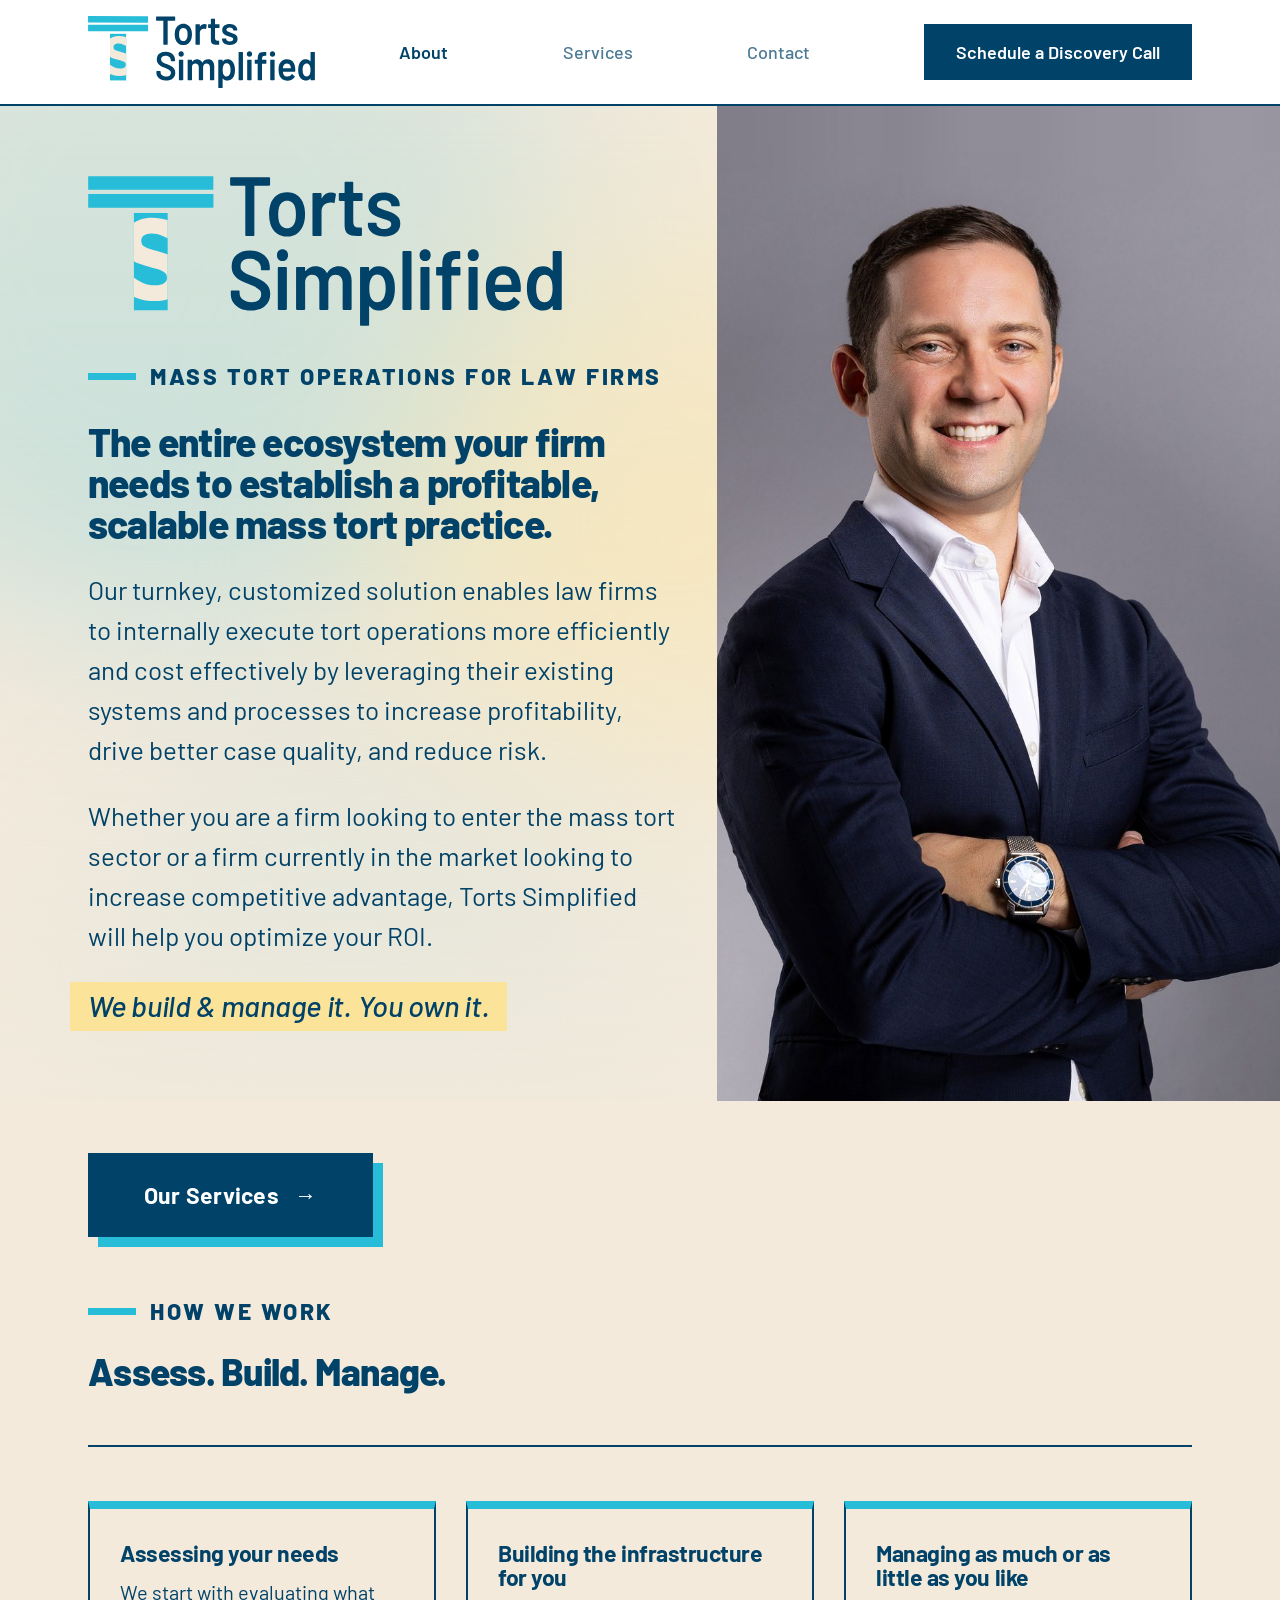
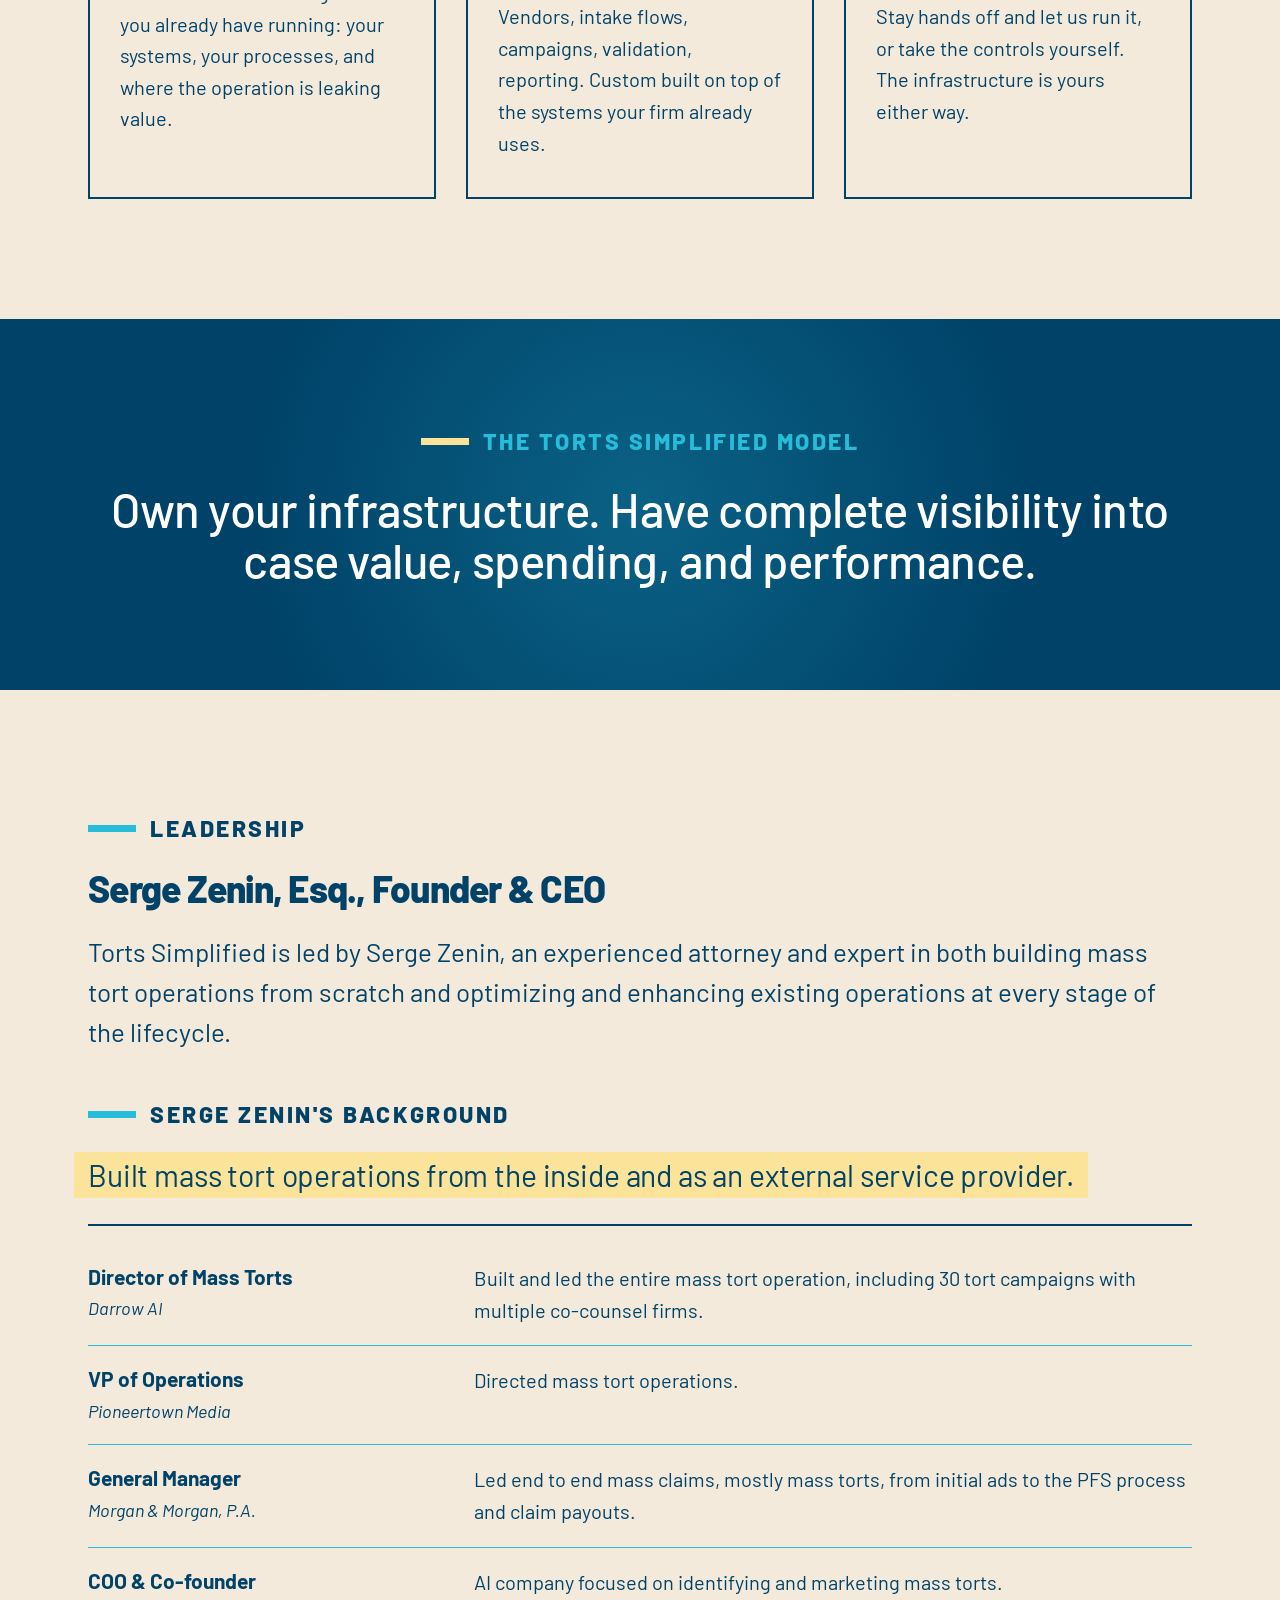
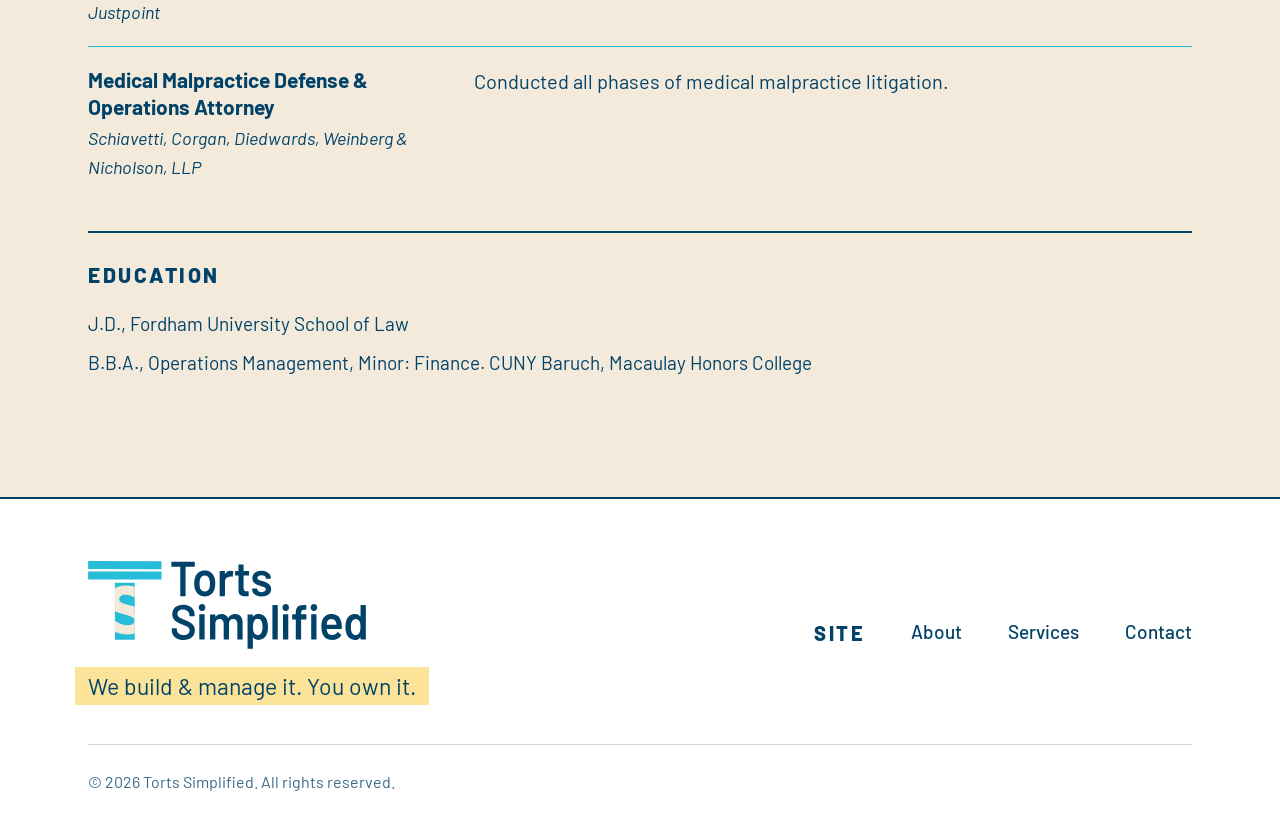
<file: docs/index.html>
<!DOCTYPE html>

<html>

<head>

<meta charset="utf-8" />
<meta name="generator" content="pandoc" />
<meta http-equiv="X-UA-Compatible" content="IE=EDGE" />

<meta name="viewport" content="width=device-width, initial-scale=1" />



<title>Torts Simplified</title>

<script src="site_libs/header-attrs-2.30/header-attrs.js"></script>
<meta name="viewport" content="width=device-width, initial-scale=1">
<meta name="description" content="Torts Simplified delivers the entire ecosystem your firm needs to establish a profitable, scalable mass tort practice. We build and manage it. You own it.">
<meta property="og:title" content="Torts Simplified">
<meta property="og:description" content="We build &amp; manage it. You own it.">
<meta property="og:type" content="website">
<link rel="icon" href="images/logo.svg" type="image/svg+xml">
<link rel="preconnect" href="https://fonts.googleapis.com">
<link rel="preconnect" href="https://fonts.gstatic.com" crossorigin>
<link rel="stylesheet" href="https://fonts.googleapis.com/css2?family=Barlow:ital,wght@0,300;0,400;0,500;0,600;0,700;0,800;0,900;1,300;1,400;1,500;1,900&display=swap">

<style type="text/css">
  code{white-space: pre-wrap;}
  span.smallcaps{font-variant: small-caps;}
  span.underline{text-decoration: underline;}
  div.column{display: inline-block; vertical-align: top; width: 50%;}
  div.hanging-indent{margin-left: 1.5em; text-indent: -1.5em;}
  ul.task-list{list-style: none;}
      .display.math{display: block; text-align: center; margin: 0.5rem auto;}
  </style>







<link rel="stylesheet" href="styles.css" type="text/css" />




</head>

<body>


<header>
  <div class="wrap pad">
    <nav>
      <a href="index.html"><img src="images/logo.svg" alt="Torts Simplified" style="height:54px;display:block"></a>
      <div class="links">
        <a href="index.html" data-page="index.html">About</a>
        <a href="services.html" data-page="services.html">Services</a>
        <a href="contact.html" data-page="contact.html">Contact</a>
        <a class="btn" href="https://calendly.com/serge-tortssimplified/30min" target="_blank" rel="noopener noreferrer">Schedule a Discovery Call</a>
      </div>
    </nav>
  </div>
</header>





<section class="hero">
  <div class="motion"><div class="blob b1"></div><div class="blob b2"></div><div class="blob b3"></div><div class="veil"></div></div>
  <div class="wrap hero-in">
    <div class="hero-copy">
      <img class="herologo" src="images/logo.svg" alt="Torts Simplified">
      <div class="eyebrow">Mass tort operations for law firms</div>
      <h1>The entire ecosystem your firm needs to establish a profitable, scalable mass tort practice.</h1>
      <p class="lead" style="max-width:58ch">Our turnkey, customized solution enables law firms to internally execute tort operations more efficiently and cost effectively by leveraging their existing systems and processes to increase profitability, drive better case quality, and reduce risk.</p>
      <p class="lead" style="max-width:58ch">Whether you are a firm looking to enter the mass tort sector or a firm currently in the market looking to increase competitive advantage, Torts Simplified will help you optimize your ROI.</p>
      <div class="tagline">We build &amp; manage it. You own it.</div>
    </div>
    <div class="portrait"><img src="images/hero.jpg" alt="Serge Zenin, Founder and CEO of Torts Simplified"></div>
  </div>
</section>

<div class="ctastrip">
  <div class="wrap pad">
    <a class="btn cta-big" href="services.html">Our Services</a>
  </div>
</div>

<section class="sec">
  <div class="wrap pad">
    <div class="head-rule">
      <div class="eyebrow">How we work</div>
      <h2 style="margin-top:22px">Assess. Build. Manage.</h2>
    </div>
    <div class="cards">
      <div class="card">
        <h3>Assessing your needs</h3>
        <p>We start with evaluating what you already have running: your systems, your processes, and where the operation is leaking value.</p>
      </div>
      <div class="card">
        <h3>Building the infrastructure for you</h3>
        <p>Vendors, intake flows, campaigns, validation, reporting. Custom built on top of the systems your firm already uses.</p>
      </div>
      <div class="card">
        <h3>Managing as much or as little as you like</h3>
        <p>Stay hands off and let us run it, or take the controls yourself. The infrastructure is yours either way.</p>
      </div>
    </div>
  </div>
</section>

<section class="deep">
  <div class="glow"></div>
  <div class="wrap pad inner">
    <div class="eyebrow">The Torts Simplified model</div>
    <h2>Own your infrastructure. Have complete visibility into case value, spending, and performance.</h2>
  </div>
</section>

<section class="sec">
  <div class="wrap pad founder solo">
    <div>
      <div class="eyebrow">Leadership</div>
      <h2 style="margin-top:22px">Serge Zenin, Esq., Founder &amp; CEO</h2>
      <p class="lead" style="margin-top:24px">Torts Simplified is led by Serge Zenin, an experienced attorney and expert in both building mass tort operations from scratch and optimizing and enhancing existing operations at every stage of the lifecycle.</p>
      <div class="bio" id="background">
        <div class="head-rule">
          <div class="eyebrow">Serge Zenin's background</div>
          <h2 class="markline wide" style="margin-top:20px"><span>Built mass tort operations from the inside and as an external service provider.</span></h2>
        </div>
        <div style="margin-top:18px">
          <div class="bgrow"><div><div class="bgtitle">Director of Mass Torts</div><div class="bgorg">Darrow AI</div></div>
            <p>Built and led the entire mass tort operation, including 30 tort campaigns with multiple co-counsel firms.</p></div>
          <div class="bgrow"><div><div class="bgtitle">VP of Operations</div><div class="bgorg">Pioneertown Media</div></div>
            <p>Directed mass tort operations.</p></div>
          <div class="bgrow"><div><div class="bgtitle">General Manager</div><div class="bgorg">Morgan &amp; Morgan, P.A.</div></div>
            <p>Led end to end mass claims, mostly mass torts, from initial ads to the PFS process and claim payouts.</p></div>
          <div class="bgrow"><div><div class="bgtitle">COO &amp; Co-founder</div><div class="bgorg">Justpoint</div></div>
            <p>AI company focused on identifying and marketing mass torts.</p></div>
          <div class="bgrow"><div><div class="bgtitle">Medical Malpractice Defense &amp; Operations Attorney</div><div class="bgorg">Schiavetti, Corgan, Diedwards, Weinberg &amp; Nicholson, LLP</div></div>
            <p>Conducted all phases of medical malpractice litigation.</p></div>
        </div>
        <div class="edu">
          <div class="t">Education</div>
          <div>J.D., Fordham University School of Law</div>
          <div>B.B.A., Operations Management, Minor: Finance. CUNY Baruch, Macaulay Honors College</div>
        </div>
      </div>
    </div>
  </div>
</section>

<footer>
  <div class="wrap pad">
    <div class="fcols">
      <div class="brandblock">
        <img src="images/logo.svg" alt="Torts Simplified" style="height:54px;display:block">
        <p class="ftag"><span>We build &amp; manage it. You own it.</span></p>
      </div>
      <div class="fcol"><div class="t">Site</div><a href="index.html">About</a><a href="services.html">Services</a><a href="contact.html">Contact</a></div>
    </div>
    <div class="fbot"><div>&copy; 2026 Torts Simplified. All rights reserved.</div></div>
  </div>
</footer>

<script src="js/site.js"></script>


<!-- code folding -->



</body>
</html>
</file>
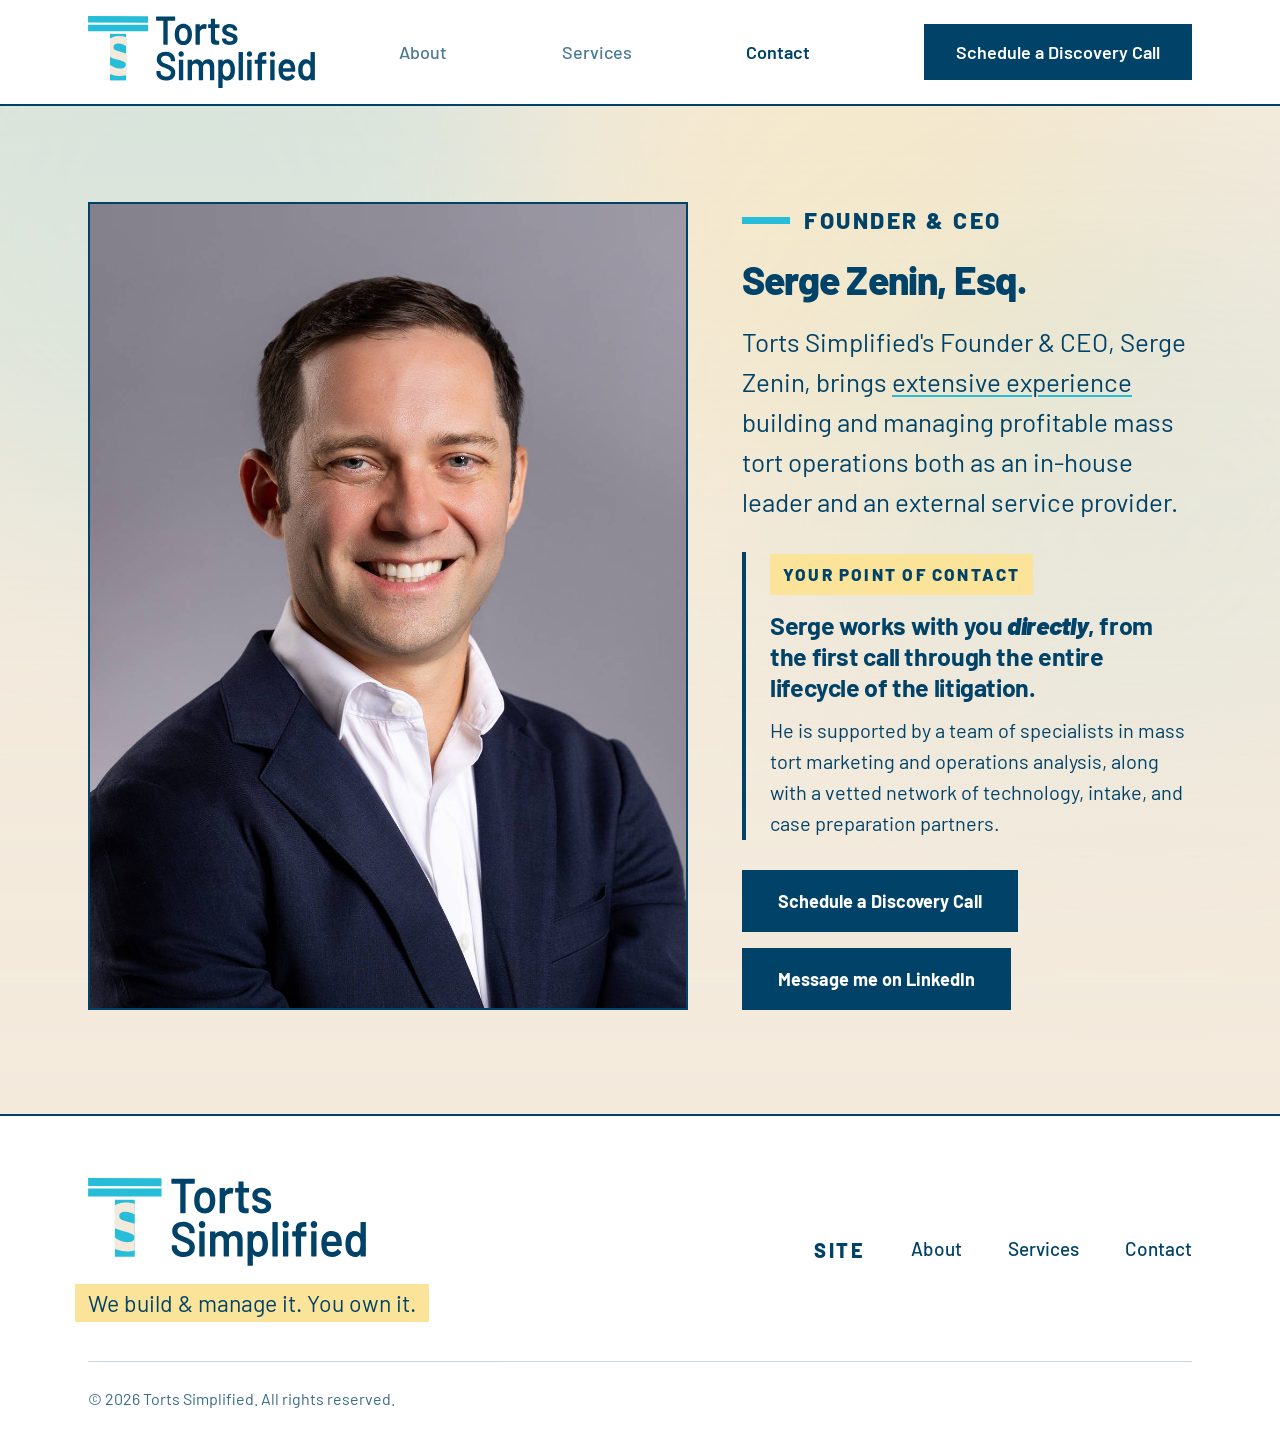
<file: docs/contact.html>
<!DOCTYPE html>

<html>

<head>

<meta charset="utf-8" />
<meta name="generator" content="pandoc" />
<meta http-equiv="X-UA-Compatible" content="IE=EDGE" />

<meta name="viewport" content="width=device-width, initial-scale=1" />



<title>Contact | Torts Simplified</title>

<script src="site_libs/header-attrs-2.30/header-attrs.js"></script>
<meta name="viewport" content="width=device-width, initial-scale=1">
<meta name="description" content="Torts Simplified delivers the entire ecosystem your firm needs to establish a profitable, scalable mass tort practice. We build and manage it. You own it.">
<meta property="og:title" content="Torts Simplified">
<meta property="og:description" content="We build &amp; manage it. You own it.">
<meta property="og:type" content="website">
<link rel="icon" href="images/logo.svg" type="image/svg+xml">
<link rel="preconnect" href="https://fonts.googleapis.com">
<link rel="preconnect" href="https://fonts.gstatic.com" crossorigin>
<link rel="stylesheet" href="https://fonts.googleapis.com/css2?family=Barlow:ital,wght@0,300;0,400;0,500;0,600;0,700;0,800;0,900;1,300;1,400;1,500;1,900&display=swap">

<style type="text/css">
  code{white-space: pre-wrap;}
  span.smallcaps{font-variant: small-caps;}
  span.underline{text-decoration: underline;}
  div.column{display: inline-block; vertical-align: top; width: 50%;}
  div.hanging-indent{margin-left: 1.5em; text-indent: -1.5em;}
  ul.task-list{list-style: none;}
      .display.math{display: block; text-align: center; margin: 0.5rem auto;}
  </style>







<link rel="stylesheet" href="styles.css" type="text/css" />




</head>

<body>


<header>
  <div class="wrap pad">
    <nav>
      <a href="index.html"><img src="images/logo.svg" alt="Torts Simplified" style="height:54px;display:block"></a>
      <div class="links">
        <a href="index.html" data-page="index.html">About</a>
        <a href="services.html" data-page="services.html">Services</a>
        <a href="contact.html" data-page="contact.html">Contact</a>
        <a class="btn" href="https://calendly.com/serge-tortssimplified/30min" target="_blank" rel="noopener noreferrer">Schedule a Discovery Call</a>
      </div>
    </nav>
  </div>
</header>





<section class="sec pagetop washed">
  <div class="wash"><div class="blob w1"></div><div class="blob w2"></div><div class="blob w3"></div><div class="veil"></div></div>
  <div class="wrap pad contacthero">
    <div class="fimg"><img src="images/portrait.jpg" alt="Serge Zenin, Founder and CEO of Torts Simplified"></div>
    <div>
      <div class="eyebrow">Founder &amp; CEO</div>
      <h1 style="margin-top:20px">Serge Zenin, Esq.</h1>
      <p class="lead" style="margin-top:22px">Torts Simplified's Founder &amp; CEO, Serge Zenin, brings <a class="inlink" href="index.html#background">extensive experience</a> building and managing profitable mass tort operations both as an in-house leader and an external service provider.</p>
      <div class="poc">
        <span class="tag">Your point of contact</span>
        <p class="p1">Serge works with you <em>directly</em>, from the first call through the entire lifecycle of the litigation.</p>
        <p class="p2">He is supported by a team of specialists in mass tort marketing and operations analysis, along with a vetted network of technology, intake, and case preparation partners.</p>
      </div>
      <div class="routes"><a class="btn btn-lg" href="https://calendly.com/serge-tortssimplified/30min" target="_blank" rel="noopener noreferrer">Schedule a Discovery Call</a><a class="btn btn-lg" href="https://www.linkedin.com/in/serge-zenin/" target="_blank" rel="noopener noreferrer">Message me on LinkedIn</a></div>
    </div>
  </div>
</section>

<footer>
  <div class="wrap pad">
    <div class="fcols">
      <div class="brandblock">
        <img src="images/logo.svg" alt="Torts Simplified" style="height:54px;display:block">
        <p class="ftag"><span>We build &amp; manage it. You own it.</span></p>
      </div>
      <div class="fcol"><div class="t">Site</div><a href="index.html">About</a><a href="services.html">Services</a><a href="contact.html">Contact</a></div>
    </div>
    <div class="fbot"><div>&copy; 2026 Torts Simplified. All rights reserved.</div></div>
  </div>
</footer>

<script src="js/site.js"></script>


<!-- code folding -->



</body>
</html>
</file>
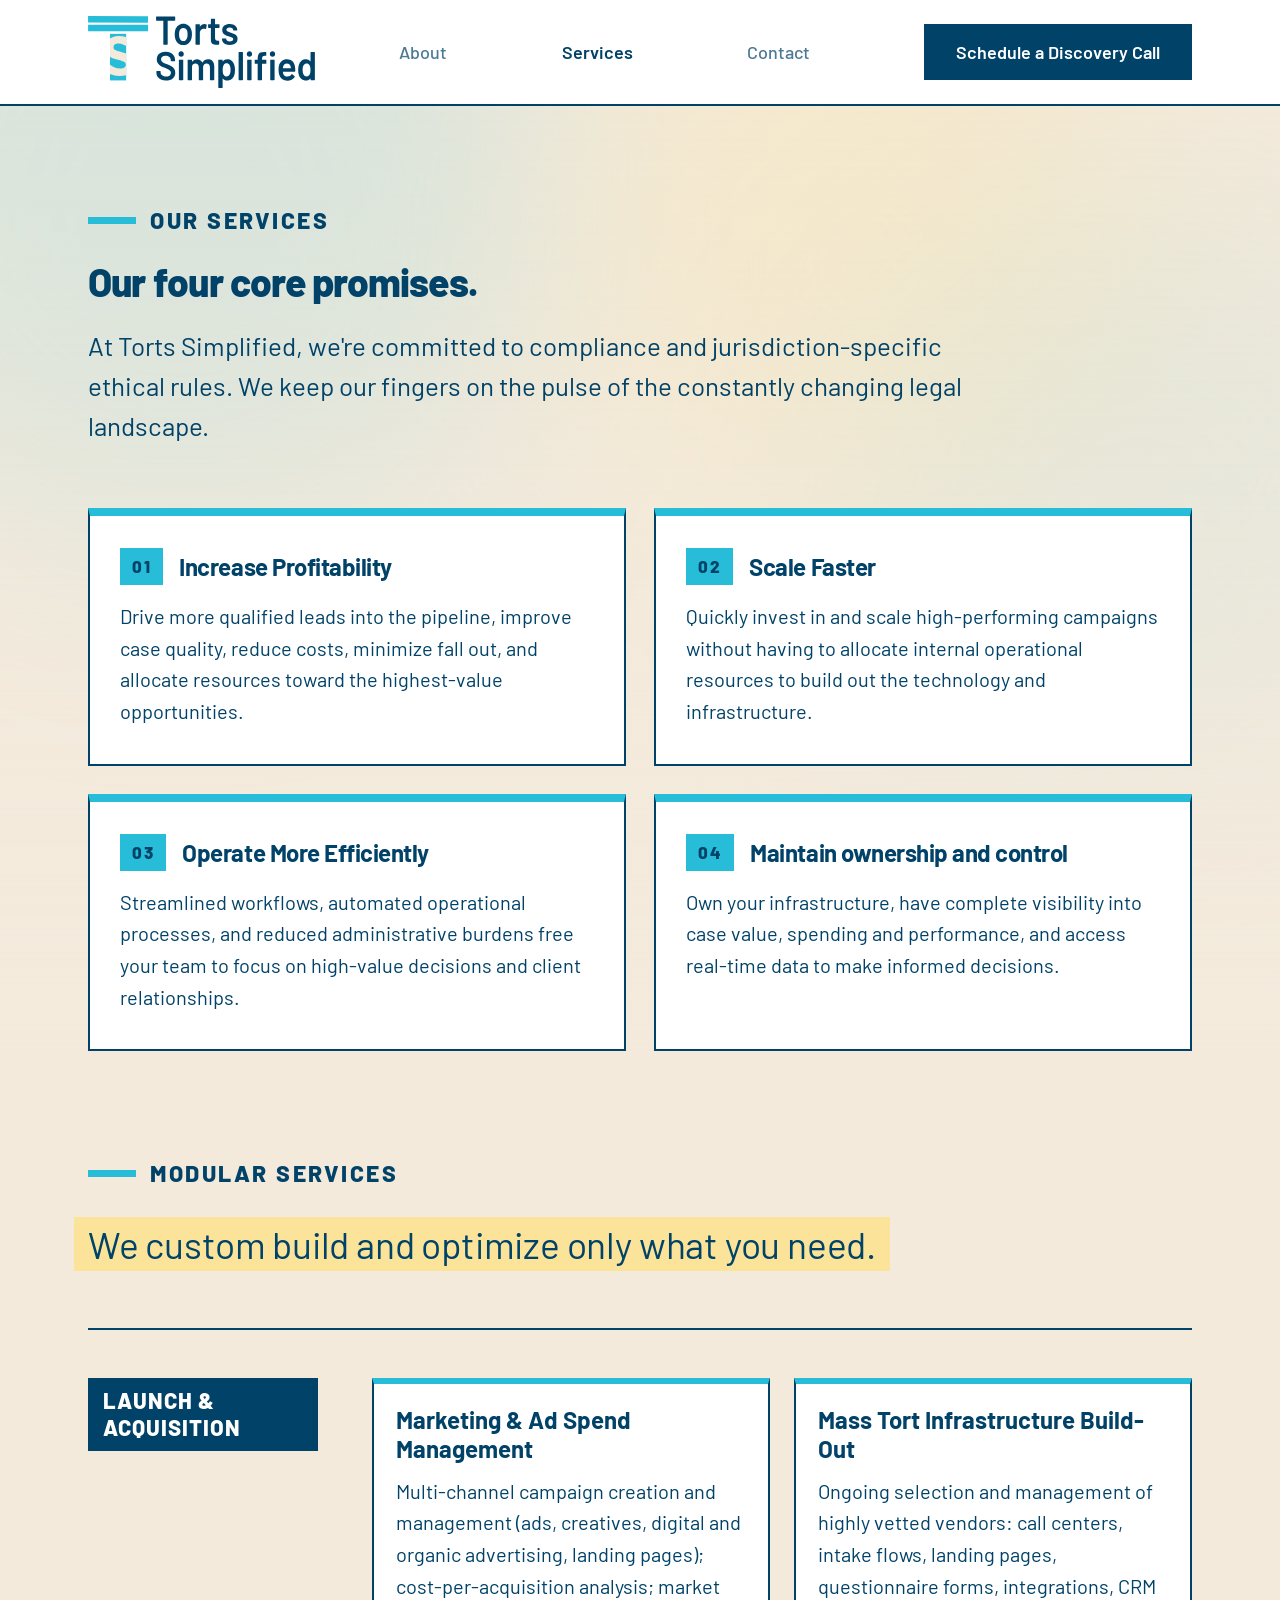
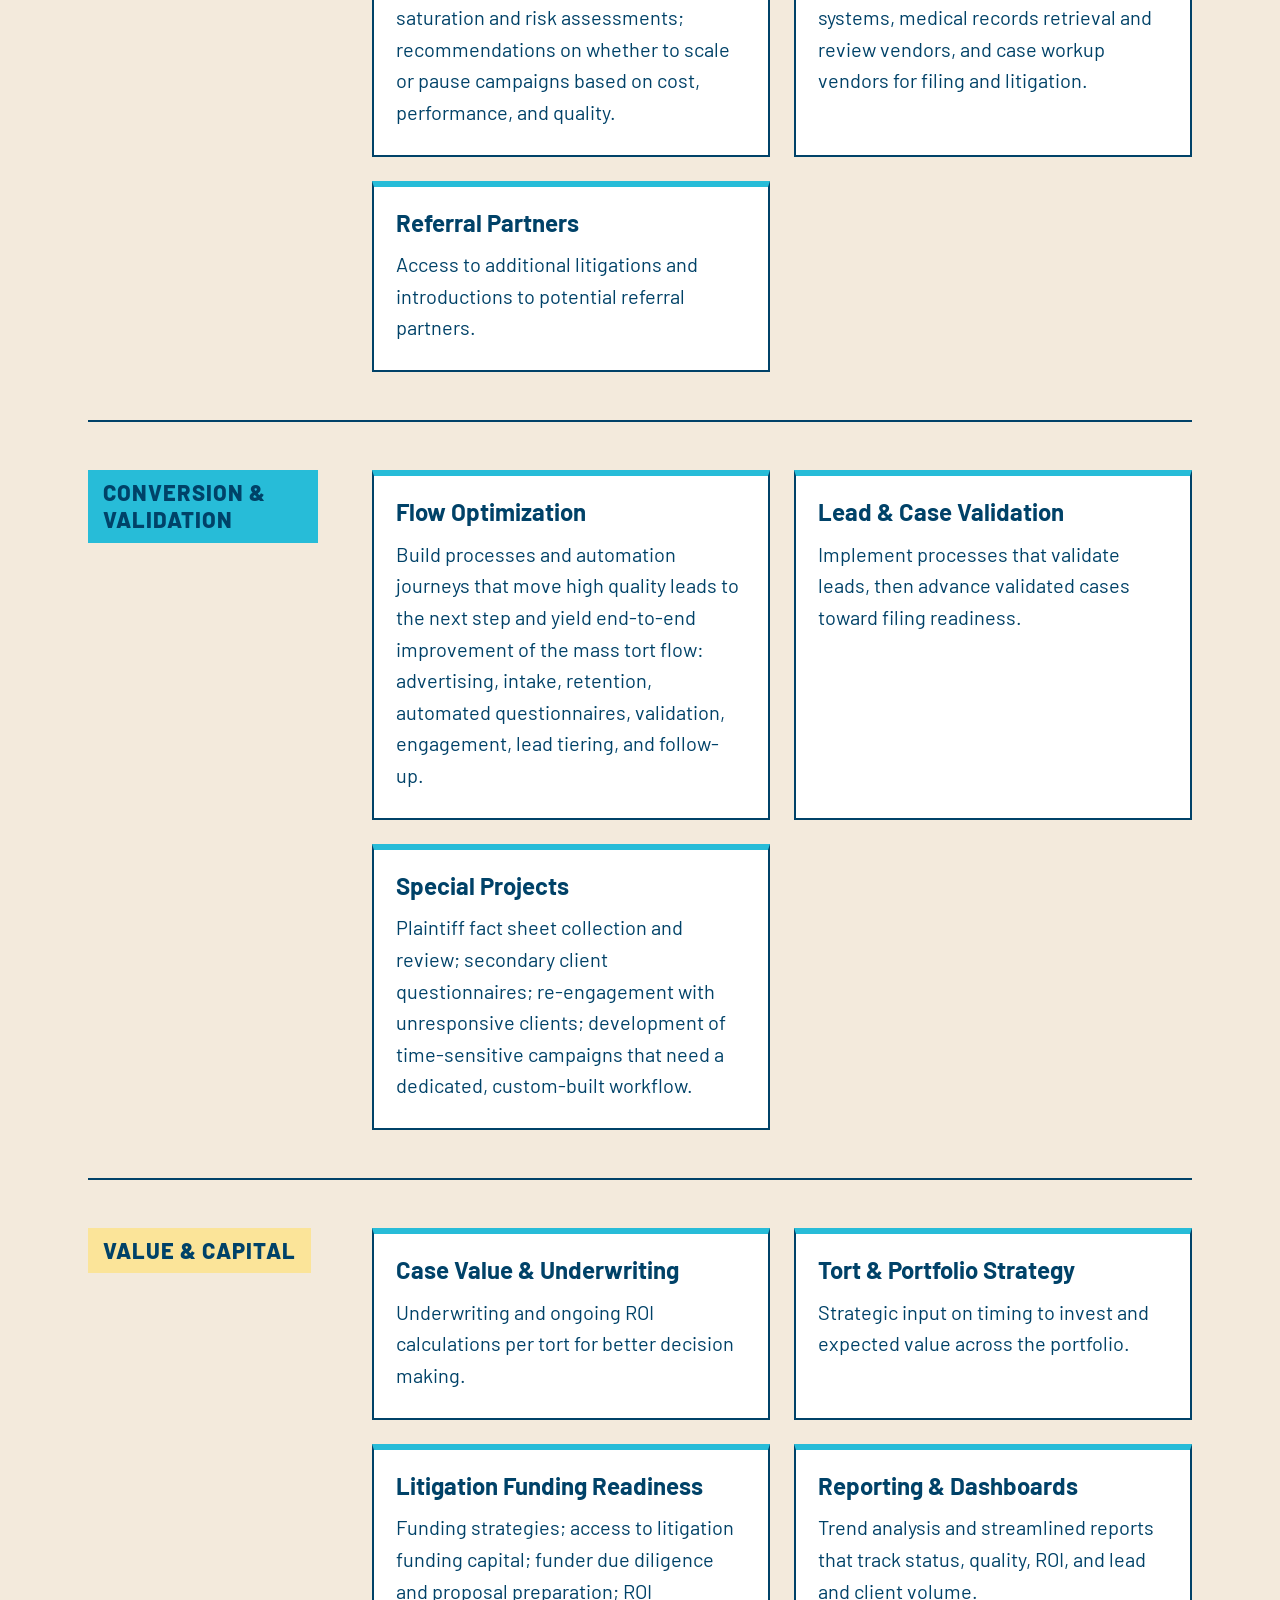
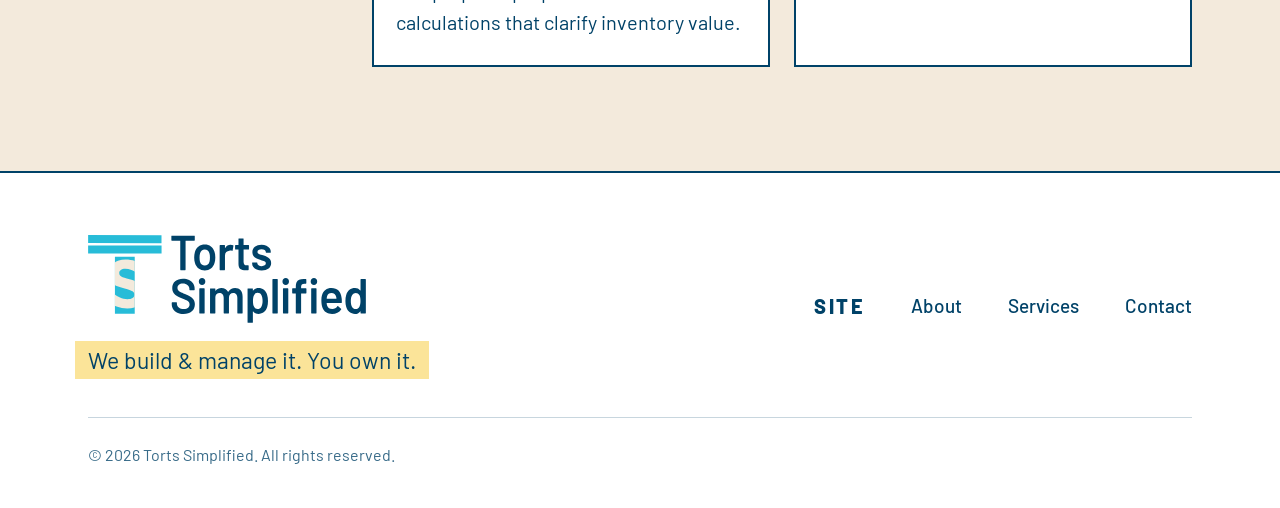
<file: docs/services.html>
<!DOCTYPE html>

<html>

<head>

<meta charset="utf-8" />
<meta name="generator" content="pandoc" />
<meta http-equiv="X-UA-Compatible" content="IE=EDGE" />

<meta name="viewport" content="width=device-width, initial-scale=1" />



<title>Services | Torts Simplified</title>

<script src="site_libs/header-attrs-2.30/header-attrs.js"></script>
<meta name="viewport" content="width=device-width, initial-scale=1">
<meta name="description" content="Torts Simplified delivers the entire ecosystem your firm needs to establish a profitable, scalable mass tort practice. We build and manage it. You own it.">
<meta property="og:title" content="Torts Simplified">
<meta property="og:description" content="We build &amp; manage it. You own it.">
<meta property="og:type" content="website">
<link rel="icon" href="images/logo.svg" type="image/svg+xml">
<link rel="preconnect" href="https://fonts.googleapis.com">
<link rel="preconnect" href="https://fonts.gstatic.com" crossorigin>
<link rel="stylesheet" href="https://fonts.googleapis.com/css2?family=Barlow:ital,wght@0,300;0,400;0,500;0,600;0,700;0,800;0,900;1,300;1,400;1,500;1,900&display=swap">

<style type="text/css">
  code{white-space: pre-wrap;}
  span.smallcaps{font-variant: small-caps;}
  span.underline{text-decoration: underline;}
  div.column{display: inline-block; vertical-align: top; width: 50%;}
  div.hanging-indent{margin-left: 1.5em; text-indent: -1.5em;}
  ul.task-list{list-style: none;}
      .display.math{display: block; text-align: center; margin: 0.5rem auto;}
  </style>







<link rel="stylesheet" href="styles.css" type="text/css" />




</head>

<body>


<header>
  <div class="wrap pad">
    <nav>
      <a href="index.html"><img src="images/logo.svg" alt="Torts Simplified" style="height:54px;display:block"></a>
      <div class="links">
        <a href="index.html" data-page="index.html">About</a>
        <a href="services.html" data-page="services.html">Services</a>
        <a href="contact.html" data-page="contact.html">Contact</a>
        <a class="btn" href="https://calendly.com/serge-tortssimplified/30min" target="_blank" rel="noopener noreferrer">Schedule a Discovery Call</a>
      </div>
    </nav>
  </div>
</header>





<section class="sec pagetop washed">
  <div class="wash"><div class="blob w1"></div><div class="blob w2"></div><div class="blob w3"></div><div class="veil"></div></div>
  <div class="wrap pad">
    <div class="eyebrow">Our services</div>
    <div class="pagehead" style="margin-top:22px">
      <h1>Our four core promises.</h1>
      <p class="lead" style="padding-bottom:6px">At Torts Simplified, we're committed to compliance and jurisdiction-specific ethical rules. We keep our fingers on the pulse of the constantly changing legal landscape.</p>
    </div>
    <div class="promises">
      <div class="promise p-cream"><div class="row"><span class="chip">01</span><h3>Increase Profitability</h3></div>
        <p>Drive more qualified leads into the pipeline, improve case quality, reduce costs, minimize fall out, and allocate resources toward the highest-value opportunities.</p></div>
      <div class="promise p-cream"><div class="row"><span class="chip">02</span><h3>Scale Faster</h3></div>
        <p>Quickly invest in and scale high-performing campaigns without having to allocate internal operational resources to build out the technology and infrastructure.</p></div>
      <div class="promise p-cream"><div class="row"><span class="chip">03</span><h3>Operate More Efficiently</h3></div>
        <p>Streamlined workflows, automated operational processes, and reduced administrative burdens free your team to focus on high-value decisions and client relationships.</p></div>
      <div class="promise p-cream"><div class="row"><span class="chip">04</span><h3>Maintain ownership and control</h3></div>
        <p>Own your infrastructure, have complete visibility into case value, spending and performance, and access real-time data to make informed decisions.</p></div>
    </div>
  </div>
</section>

<section class="modular">
  <div class="wrap pad">
    <div class="head-rule">
      <div class="eyebrow">Modular services</div>
      <h2 class="markline" style="margin-top:22px"><span>We custom build and optimize only what you need.</span></h2>
    </div>
    <div class="group">
      <h3 class="gtitle g-navy">Launch &amp; Acquisition</h3>
      <div class="items">
        <div class="item"><div class="iname">Marketing &amp; Ad Spend Management</div>
          <p>Multi-channel campaign creation and management (ads, creatives, digital and organic advertising, landing pages); cost-per-acquisition analysis; market saturation and risk assessments; recommendations on whether to scale or pause campaigns based on cost, performance, and quality.</p></div>
        <div class="item"><div class="iname">Mass Tort Infrastructure Build-Out</div>
          <p>Ongoing selection and management of highly vetted vendors: call centers, intake flows, landing pages, questionnaire forms, integrations, CRM systems, medical records retrieval and review vendors, and case workup vendors for filing and litigation.</p></div>
        <div class="item"><div class="iname">Referral Partners</div>
          <p>Access to additional litigations and introductions to potential referral partners.</p></div>
      </div>
    </div>
    <div class="group">
      <h3 class="gtitle g-cyan">Conversion &amp; Validation</h3>
      <div class="items">
        <div class="item"><div class="iname">Flow Optimization</div>
          <p>Build processes and automation journeys that move high quality leads to the next step and yield end-to-end improvement of the mass tort flow: advertising, intake, retention, automated questionnaires, validation, engagement, lead tiering, and follow-up.</p></div>
        <div class="item"><div class="iname">Lead &amp; Case Validation</div>
          <p>Implement processes that validate leads, then advance validated cases toward filing readiness.</p></div>
        <div class="item"><div class="iname">Special Projects</div>
          <p>Plaintiff fact sheet collection and review; secondary client questionnaires; re-engagement with unresponsive clients; development of time-sensitive campaigns that need a dedicated, custom-built workflow.</p></div>
      </div>
    </div>
    <div class="group">
      <h3 class="gtitle g-gold">Value &amp; Capital</h3>
      <div class="items">
        <div class="item"><div class="iname">Case Value &amp; Underwriting</div>
          <p>Underwriting and ongoing ROI calculations per tort for better decision making.</p></div>
        <div class="item"><div class="iname">Tort &amp; Portfolio Strategy</div>
          <p>Strategic input on timing to invest and expected value across the portfolio.</p></div>
        <div class="item"><div class="iname">Litigation Funding Readiness</div>
          <p>Funding strategies; access to litigation funding capital; funder due diligence and proposal preparation; ROI calculations that clarify inventory value.</p></div>
        <div class="item"><div class="iname">Reporting &amp; Dashboards</div>
          <p>Trend analysis and streamlined reports that track status, quality, ROI, and lead and client volume.</p></div>
      </div>
    </div>
  </div>
</section>

<footer>
  <div class="wrap pad">
    <div class="fcols">
      <div class="brandblock">
        <img src="images/logo.svg" alt="Torts Simplified" style="height:54px;display:block">
        <p class="ftag"><span>We build &amp; manage it. You own it.</span></p>
      </div>
      <div class="fcol"><div class="t">Site</div><a href="index.html">About</a><a href="services.html">Services</a><a href="contact.html">Contact</a></div>
    </div>
    <div class="fbot"><div>&copy; 2026 Torts Simplified. All rights reserved.</div></div>
  </div>
</footer>

<script src="js/site.js"></script>


<!-- code folding -->



</body>
</html>
</file>
<file: docs/styles.css>
:root{
    --cream:#F3EADC; --navy:#004268; --cyan:#27BCD8; --yellow:#FBE499;
    --f:'Barlow','Helvetica Neue',Arial,sans-serif;
  }
  *{box-sizing:border-box}
  body{margin:0;background:var(--cream);color:var(--navy);font-family:var(--f);font-size:19px;line-height:1.6;-webkit-font-smoothing:antialiased}
  p{margin:0} h1,h2,h3{margin:0;font-weight:800;letter-spacing:-.02em;line-height:1.05}
  a{color:var(--navy);text-decoration:none}
  img{max-width:100%}
  .wrap{max-width:1440px;margin:0 auto}
  .pad{padding-left:88px;padding-right:88px}

  /* the Barlow range doing different jobs */
  .eyebrow{display:inline-flex;align-items:center;gap:14px;font-size:20px;font-weight:800;letter-spacing:.12em;text-transform:uppercase}
  .eyebrow::before{content:"";width:42px;height:6px;background:var(--cyan);flex:none}
  .lead{font-size:22px;font-weight:400;line-height:1.5}
  .tagline{display:inline-block;font-size:clamp(24px,2.3vw,35px);font-weight:500;font-style:italic;letter-spacing:-.01em;line-height:1.12;background:var(--yellow);padding:8px 18px;margin-left:-18px}

  .btn{display:inline-flex;align-items:center;justify-content:center;height:56px;padding:0 30px;background:var(--navy);color:#FFFFFF;font-size:17px;font-weight:700;border:2px solid var(--navy)}
  .btn:hover{background:var(--cyan);border-color:var(--cyan);color:var(--navy)}
  .btn-lg{height:62px;padding:0 34px;font-size:18px}
  .btn-out{background:transparent;color:var(--navy)}
  .btn-out:hover{background:var(--navy);color:#FFFFFF}

  header{position:sticky;top:0;z-index:50;background:#FFFFFF;border-bottom:2px solid var(--navy)}
  nav{height:132px;display:flex;align-items:center;justify-content:space-between;gap:20px}
  .links{display:flex;align-items:center;gap:36px}
  .links a{font-size:18px;font-weight:600}
  .links a.dim{font-weight:500;opacity:.7}
  .links a.btn{color:#FFFFFF;opacity:1}

  /* hero */
  .hero{position:relative;overflow:hidden}
  .motion{position:absolute;inset:0;overflow:hidden;pointer-events:none}
  .blob{position:absolute;border-radius:50%;filter:blur(105px);will-change:transform}
  .b1{width:780px;height:780px;left:-210px;top:-250px;background:rgba(39,188,216,.30);animation:d1 26s ease-in-out infinite}
  .b2{width:580px;height:580px;left:30%;top:12%;background:rgba(251,228,153,.60);animation:d2 32s ease-in-out infinite}
  .b3{width:660px;height:660px;left:2%;bottom:-330px;background:rgba(39,188,216,.20);animation:d3 29s ease-in-out infinite}
  @keyframes d1{0%,100%{transform:translate3d(0,0,0) scale(1)}50%{transform:translate3d(150px,80px,0) scale(1.12)}}
  @keyframes d2{0%,100%{transform:translate3d(0,0,0) scale(1.06)}50%{transform:translate3d(-130px,110px,0) scale(.94)}}
  @keyframes d3{0%,100%{transform:translate3d(0,0,0) scale(1)}50%{transform:translate3d(-160px,-100px,0) scale(1.15)}}
  .veil{position:absolute;inset:0;background:linear-gradient(180deg,rgba(243,234,220,.55) 0%,rgba(243,234,220,.34) 45%,rgba(243,234,220,.92) 100%)}
  .hero-in{position:relative;display:grid;grid-template-columns:minmax(0,1fr) 46%;align-items:center;min-height:800px}
  .hero-copy{padding:70px 60px 70px 88px;display:flex;flex-direction:column;align-items:flex-start;gap:26px}
  h1{font-size:clamp(30px,3.05vw,46px)}
  .portrait{position:relative;align-self:stretch;min-height:800px;overflow:hidden}
  .portrait img{position:absolute;inset:0;width:100%;height:100%;object-fit:cover;object-position:50% 0}
  .actions{display:flex;align-items:center;gap:18px;flex-wrap:wrap;margin-top:6px}

  .sec{padding:120px 0}
  .two{display:grid;grid-template-columns:repeat(2,minmax(0,1fr));gap:80px;align-items:start}
  .head-rule{padding-bottom:54px;border-bottom:2px solid var(--navy)}
  h2{font-size:clamp(28px,2.9vw,46px)}
  .cards{display:grid;grid-template-columns:repeat(3,minmax(0,1fr));gap:30px;margin-top:54px}
  .card{border:2px solid var(--navy);border-top:8px solid var(--cyan);padding:32px 30px 38px;display:flex;flex-direction:column}
  .chip{align-self:flex-start;background:var(--cyan);color:var(--navy);font-size:17px;font-weight:800;letter-spacing:.1em;padding:5px 12px}
  .card h3{font-size:23px;font-weight:700;margin-top:0}
  .card p{font-size:18px;line-height:1.58;margin-top:12px}

  .deep{background:var(--navy);padding:104px 0;position:relative;overflow:hidden}
  .deep .glow{position:absolute;width:900px;height:900px;border-radius:50%;left:50%;top:50%;transform:translate(-50%,-50%);background:radial-gradient(circle,rgba(39,188,216,.26),transparent 62%)}
  .deep .inner{position:relative;display:flex;flex-direction:column;align-items:center;gap:24px;text-align:center}
  .deep .eyebrow{color:var(--cyan)}
  .deep .eyebrow::before{background:var(--yellow)}
  .deep h2{color:#FFFFFF;max-width:none;font-weight:500;font-size:clamp(32px,3.7vw,56px);line-height:1.08;letter-spacing:-.01em}

  .founder{display:grid;grid-template-columns:420px minmax(0,1fr);gap:74px;align-items:center}
  .fimg{overflow:hidden;aspect-ratio:4/5;border:2px solid var(--navy)}
  .fimg img{width:100%;height:100%;object-fit:cover;object-position:50% 0;display:block}
  .poc{color:var(--navy);border-left:4px solid var(--navy);padding:2px 0 2px 24px;margin-top:30px}
.tag{display:inline-block;background:var(--yellow);color:var(--navy);font-size:16px;font-weight:800;letter-spacing:.13em;text-transform:uppercase;padding:7px 13px}
.markline{font-weight:400;letter-spacing:-.005em;line-height:1.62;margin-left:-14px}
.markline span{background:var(--yellow);padding:5px 14px;box-decoration-break:clone;-webkit-box-decoration-break:clone}
.poc .p1{font-size:25px;font-weight:700;line-height:1.24;letter-spacing:-.015em;margin:15px 0 0}
.poc .p1 em{font-style:italic;font-weight:900}
.poc .p2{font-size:18px;font-weight:400;line-height:1.5;margin:12px 0 0}
  .roles{display:flex;flex-direction:column;margin-top:30px}
  .role{display:flex;justify-content:space-between;gap:20px;padding:15px 0;border-bottom:1px solid var(--cyan);font-size:18px;font-weight:600}
  .role em{font-style:italic;font-weight:400}

  .ctabox{background:var(--yellow);padding:86px 64px;display:flex;flex-direction:column;align-items:center;gap:20px;text-align:center}

  footer{background:#FFFFFF;border-top:2px solid var(--navy);padding:62px 0 40px;color:var(--navy)}
  footer a{color:var(--navy);font-size:18px;font-weight:500}
  footer a:hover{text-decoration:underline;text-underline-offset:4px}
  .fcols{display:flex;flex-wrap:wrap;gap:78px;align-items:flex-start;justify-content:space-between}
.fcols > .brandblock{flex:0 0 auto;min-width:260px}
.fcols > .fcol{min-width:150px}
  .fcol{display:flex;flex-direction:column;gap:12px}
  .fcol .t{font-size:18px;font-weight:800;letter-spacing:.12em;text-transform:uppercase;color:var(--navy);margin-bottom:6px}
  .ftag{font-size:23px;font-weight:400;margin-top:20px;color:var(--navy);line-height:1.5;white-space:nowrap}
  .ftag span{background:var(--yellow);padding:5px 13px;margin-left:-13px;box-decoration-break:clone;-webkit-box-decoration-break:clone}
  .fbot{display:flex;justify-content:space-between;gap:20px;margin-top:40px;padding-top:24px;border-top:1px solid rgba(0,66,104,.28);font-size:16px;font-weight:400;opacity:.78}

  .note{background:var(--navy);color:var(--yellow);padding:14px 88px;font-size:16px;font-weight:600}

  /* ---- narrower windows: the photo stays BESIDE the text and gets small ---- */
  @media (max-width:1180px){
    .pad{padding-left:32px;padding-right:32px}
    .note{padding:14px 32px}
    .hero-in{grid-template-columns:minmax(0,1fr) 30%;align-items:center;min-height:0;gap:36px;padding:56px 32px}
    .hero-copy{padding:0}
    .portrait{align-self:center;min-height:0;aspect-ratio:4/5;border:2px solid var(--navy)}
    .portrait img{object-position:50% 0}
    .two,.cards,.founder,.fcols{grid-template-columns:1fr;gap:34px}
    .founder{grid-template-columns:260px minmax(0,1fr);gap:36px;align-items:start}
    .sec{padding:72px 0}
    .ctabox{padding:56px 28px}
  }
  @media (max-width:760px){
    .links a:not(.btn){display:none}
    nav{height:80px}
    .hero-in{grid-template-columns:minmax(0,1fr) 34%;gap:24px;padding:40px 24px}
    .pad{padding-left:24px;padding-right:24px}
    .note{padding:12px 24px;font-size:14px}
    .founder{grid-template-columns:1fr;gap:26px}
    .fimg{max-width:260px}
    .tagline{margin-left:0}
  }

/* ---------- inner pages ---------- */
.pagetop{padding-top:96px;padding-bottom:0}
.pagehead{display:grid;grid-template-columns:minmax(0,1.15fr) minmax(0,1fr);gap:70px;align-items:end}
.promises{display:grid;grid-template-columns:repeat(2,minmax(0,1fr));gap:28px;margin-top:56px}
.promise{border:2px solid var(--navy);border-top:8px solid var(--cyan);padding:32px 30px 36px}
.promise .row{display:flex;align-items:center;gap:16px}
.promise h3{font-size:24px;font-weight:700;margin:0}
.promise p{font-size:18px;line-height:1.58;margin-top:16px}
.group{display:grid;grid-template-columns:280px minmax(0,1fr);gap:56px;padding:48px 0;border-bottom:2px solid var(--navy)}
.group:last-of-type{border-bottom:0}
.gtitle{font-size:22px;font-weight:800;letter-spacing:.045em;text-transform:uppercase;margin:0;line-height:1.24}
.gtitle::before{content:"";display:block;width:46px;height:5px;background:var(--cyan);margin-bottom:18px}
.items{display:flex;flex-direction:column;gap:26px}
.iname{font-size:21px;font-weight:700}
.item p{font-size:18px;line-height:1.58;margin-top:8px;max-width:78ch}
.edu{margin-top:40px;padding-top:32px;border-top:2px solid var(--navy);display:flex;flex-direction:column;gap:10px;font-size:18px;line-height:1.5}
.edu .t{font-size:19px;font-weight:800;letter-spacing:.12em;text-transform:uppercase;margin-bottom:10px}
.bgrow{display:grid;grid-template-columns:330px minmax(0,1fr);gap:56px;padding:19px 0;border-bottom:1px solid var(--cyan)}
.bgrow:last-of-type{border-bottom:0}
.bgtitle{font-size:20px;font-weight:700;line-height:1.3}
.bgorg{font-size:17px;font-weight:400;font-style:italic;margin-top:4px}
.bgrow p{font-size:18px;line-height:1.58}
.routes{display:flex;align-items:center;gap:18px;flex-wrap:wrap;margin-top:30px}
.routes.center{justify-content:center;margin-top:12px}
.btn-yel{background:var(--yellow);border-color:var(--yellow);color:var(--navy)}
.btn-yel:hover{background:var(--cyan);border-color:var(--cyan);color:var(--navy)}
.btn-line{background:transparent;border-color:var(--cyan);color:var(--cyan)}
.btn-line:hover{background:var(--cyan);color:var(--navy)}
.contacthero{display:grid;grid-template-columns:400px minmax(0,1fr);gap:64px;align-items:start}
@media (max-width:1180px){
  .pagehead,.promises,.group,.bgrow,.contacthero{grid-template-columns:1fr;gap:28px}
  .bgrow{gap:9px;padding:15px 0}
  .pagetop{padding-top:56px}
  .contacthero{grid-template-columns:240px minmax(0,1fr);gap:32px}
}
@media (max-width:760px){ .contacthero{grid-template-columns:1fr} .fimg{max-width:260px} .ftag{white-space:normal} .fcols{gap:40px} }

/* linkedin icon button */
.social{display:inline-flex;align-items:center;justify-content:center;width:54px;height:54px;border:2px solid var(--cyan);margin-top:30px;transition:background .18s ease}
.social svg{width:25px;height:25px;fill:var(--cyan);display:block;transition:fill .18s ease}
.social:hover{background:var(--cyan)}
.social:hover svg{fill:var(--navy)}

.deep.tight{padding:62px 0}
.deep.tight .inner{gap:22px}

/* ---------- services: same cream treatment as home ---------- */
.wash{position:absolute;inset:0;overflow:hidden;pointer-events:none;z-index:0}
.wash .blob{filter:blur(110px)}
.wash .w1{width:720px;height:720px;left:-180px;top:-260px;background:rgba(39,188,216,.26);animation:d1 26s ease-in-out infinite}
.wash .w2{width:560px;height:560px;left:46%;top:-120px;background:rgba(251,228,153,.52);animation:d2 32s ease-in-out infinite}
.wash .w3{width:600px;height:600px;right:-160px;top:120px;background:rgba(39,188,216,.16);animation:d3 29s ease-in-out infinite}
.wash .veil{background:linear-gradient(180deg,rgba(243,234,220,.50) 0%,rgba(243,234,220,.72) 55%,rgba(243,234,220,1) 100%)}
.washed{position:relative}
.washed > .wrap{position:relative;z-index:1}

.modular{position:relative;padding:104px 0}

.modular .group{grid-template-columns:230px minmax(0,1fr);gap:54px;padding:48px 0;border-bottom:2px solid var(--navy)}
.modular .group:last-of-type{border-bottom:0;padding-bottom:0}
.modular .items{display:grid;grid-template-columns:repeat(2,minmax(0,1fr));gap:32px 44px}
.modular .item{border-top:4px solid var(--cyan);padding-top:16px}
.modular .iname{font-size:20px}
.modular .item p{font-size:17px;line-height:1.55;max-width:none}
@media (max-width:1180px){
  .modular .group{grid-template-columns:1fr;gap:20px;padding:34px 0}
  .modular .items{grid-template-columns:1fr;gap:24px}
  }

/* yellow as the emphasis colour: highlight a phrase, or flag the one thing to read */
.hl{background:var(--yellow);padding:2px 10px;margin-left:-4px;box-decoration-break:clone;-webkit-box-decoration-break:clone}
.eyebrow.gold::before{background:var(--yellow)}

/* ---- motion: desktop drifts, phones hold still ----
   These sit last and use !important so they beat the
   two-class rules (.wash .w1 etc.) that set the animations. */
@media (max-width:760px){
  .blob{animation:none !important}
}
@media (prefers-reduced-motion:reduce){
  .blob{animation:none !important}
}

/* ---- scroll reveal (desktop only; .rv is added by site.js) ---- */
.rv{opacity:0;transform:translateY(22px);
    transition:opacity .72s cubic-bezier(.22,.7,.3,1),transform .72s cubic-bezier(.22,.7,.3,1)}
.rv.in{opacity:1;transform:none}
@media (max-width:760px){
  .rv{opacity:1 !important;transform:none !important;transition:none !important}
}
@media (prefers-reduced-motion:reduce){
  .rv{opacity:1 !important;transform:none !important;transition:none !important}
}

/* ---- mobile header: keep the links, stack the call to action ----
   Three centred rows (logo / links / button) so it survives a 320px
   phone. Not sticky here, because a 150px bar eats too much screen. */
@media (max-width:760px){
  header{position:static}
  header nav{height:auto;flex-wrap:wrap;justify-content:center;gap:11px;padding:13px 0}
  header nav > a{display:flex;justify-content:center;width:100%}
  header nav > a img{height:40px !important}
  .links{width:100%;display:flex;flex-wrap:wrap;justify-content:center;gap:20px}
  .links a:not(.btn){display:inline-flex;font-size:16px;font-weight:600}
  .links a.btn{width:100%;justify-content:center;height:50px;font-size:16px;white-space:nowrap}
}

/* ---- phones: let the footer brand block shrink ----
   It was flex:0 0 auto, so it kept its max-content width and pushed
   the page wider than the screen on a 320-360px phone. */
@media (max-width:760px){
  .fcols > .brandblock{flex:1 1 100%;min-width:0;max-width:100%}
  .ftag{font-size:20px;white-space:normal}
}

/* ================= phones: home hero and contact hero ================= */
@media (max-width:760px){
  /* Flatten .hero-copy so its children become items of .hero-in.
     That lets the photo sit between the copy and the button. */
  .hero-in{display:flex;flex-direction:column;align-items:center;
           text-align:center;gap:20px;padding:34px 24px 40px}
  .hero-copy{display:contents}

  .hero-in .eyebrow{justify-content:center;flex-wrap:wrap;gap:10px;
                    font-size:14px;letter-spacing:.1em;line-height:1.35}
  .hero-in .eyebrow::before{width:30px;height:4px}
  .hero-in h1{font-size:30px;line-height:1.14}
  .hero-in .tagline{margin-left:0;font-size:24px}
  .hero-in .lead{max-width:none !important;font-size:18px}

  .hero-in .portrait{order:5;width:min(300px,80%);margin:4px auto 0;
                     aspect-ratio:4/5;align-self:center}
  .hero-in .actions{order:6;justify-content:center;width:100%;margin-top:2px}
  .hero-in .actions .btn{width:100%;max-width:320px}

  /* Contact: photo below the founder copy but above Education.
     Flattening the copy column lets the photo slot in between. */
  .contacthero{display:flex;flex-direction:column;align-items:stretch;gap:14px}
  .contacthero > div:not(.fimg){display:contents}
  .contacthero > .fimg{order:-1;align-self:center;width:min(280px,78%);max-width:none;margin:0 0 22px}
}

/* Contact: centre the one call to action on phones. */
@media (max-width:760px){
  .contacthero .routes{justify-content:center;width:100%}
  .contacthero .routes .btn{width:100%;max-width:320px}
}

/* Home page Leadership: centre Serge's photo on phones. */
@media (max-width:760px){
  .founder > .fimg{width:min(260px,72%);max-width:none;margin-left:auto;margin-right:auto}
}

/* A headline meant to run as one line across the column.
   Sized off the viewport so it still fits as the window narrows. */
.markline.wide{font-size:clamp(20px,2.35vw,34px);line-height:1.5}
@media (max-width:1180px){ .markline.wide{font-size:clamp(17px,2.55vw,28px);line-height:1.55} }
@media (max-width:760px){ .markline.wide{font-size:22px;line-height:1.6} }

/* ================= logo at double size =================
   Scoped away from phones: the phone header is a three-row stack with an
   auto height, and a fixed height here was clipping it. */
@media (min-width:1181px){
  header nav > a img{height:104px !important}
  footer .brandblock img{height:104px !important}
}
@media (min-width:761px) and (max-width:1180px){
  header nav{height:112px}
  header nav > a img{height:86px !important}
  footer .brandblock img{height:86px !important}
}

/* ================= services: four promises, four colours =================
   The brief asked for white type on light blue. That pair measures 2.27:1,
   well under the 4.5:1 WCAG AA minimum, so the text would be hard to read
   on a laptop screen in daylight. These keep four distinct boxes and all
   pass: navy/white 10.6, cream/navy 8.9, yellow/navy 8.4, cyan/navy 4.7. */
.promise{border:2px solid var(--navy);border-top:8px solid var(--navy);padding:32px 30px 36px}
.promise h3,.promise p{color:inherit}

.promise.p-navy{background:var(--navy);color:#FFFFFF;border-color:var(--navy)}
.promise.p-navy .chip{background:var(--cyan);color:var(--navy)}

.promise.p-cream{background:#FFFFFF;color:var(--navy);border-color:var(--navy);border-top-color:var(--cyan)}
.promise.p-cream .chip{background:var(--cyan);color:var(--navy)}

.promise.p-gold{background:var(--yellow);color:var(--navy);border-color:var(--navy);border-top-color:var(--navy)}
.promise.p-gold .chip{background:var(--navy);color:var(--yellow)}

.promise.p-cyan{background:var(--cyan);color:var(--navy);border-color:var(--navy);border-top-color:var(--navy)}
.promise.p-cyan .chip{background:var(--navy);color:var(--cyan)}

/* ================= services: group titles as filled labels =================
   Cyan text on cream measures 1.9:1 and yellow text on cream 1.1:1, so the
   colours cannot carry the words themselves. Used as a filled block behind
   navy or white type, the same three colours differentiate the groups and
   stay readable. */
.gtitle{display:inline-block;padding:9px 15px;background:var(--navy);color:#FFFFFF}
.gtitle::before{display:none}
.gtitle.g-cyan{background:var(--cyan);color:var(--navy)}
.gtitle.g-gold{background:var(--yellow);color:var(--navy)}

/* ================= services: every item is its own box ================= */
.modular .items{gap:24px 24px}
.modular .item{border:2px solid var(--navy);border-top:6px solid var(--cyan);
               background:#FFFFFF;padding:22px 22px 26px}
.modular .group:last-of-type{padding-bottom:0}
.pick{max-width:74ch}
.pick strong{font-weight:700}

/* an inline link that still reads as a link on cream */
.inlink{color:var(--navy);text-decoration:underline;text-decoration-thickness:2px;
        text-underline-offset:3px;text-decoration-color:var(--cyan)}
.inlink:hover{background:var(--yellow)}

/* two buttons side by side on Contact */
.routes{gap:16px}

/* The group label is a grid item, so it was stretching to the row's full
   height and rendering as a tall colour bar. Pin it to the top. */
.modular .group{align-items:start}
.gtitle{align-self:start;justify-self:start}

/* ================= the brand lockup in the hero =================
   The logo sits above "Mass tort operations for law firms" as the first
   thing on the page. With a large mark here, the one in the sticky bar
   steps back so the two don't compete a hundred pixels apart. */
.herologo{height:150px;display:block;margin:0 0 6px}
@media (min-width:1181px){
  header nav{height:104px}
  header nav > a img{height:72px !important}
  footer .brandblock img{height:88px !important}
}
@media (min-width:761px) and (max-width:1180px){
  .herologo{height:112px}
  header nav{height:92px}
  header nav > a img{height:62px !important}
  footer .brandblock img{height:74px !important}
}
@media (max-width:760px){
  .herologo{height:96px;margin:0 auto 4px}
  header nav{height:auto !important}
  header nav > a img{height:58px !important}
  footer .brandblock img{height:64px !important}
}

/* ================= nav spread across the full ribbon =================
   The links were bunched against the right edge. Letting the group take the
   remaining width and distribute puts About next to the logo and the button
   at the far edge. Scoped to min-width so it cannot override the phone
   layout, which stacks these into centred rows. */
@media (min-width:761px){
  header nav .links{flex:1;justify-content:space-between;gap:28px;margin-left:64px}
}

/* ================= the two portraits, substantially bigger =================
   Doubling the WIDTH (420 to 840) would leave about 350px for the heading,
   paragraph and the roles list beside it, which is too narrow for the role
   rows to sit title-left / company-right. These roughly double the AREA
   instead: ~1.5x on each edge, which reads as twice the picture while the
   text column keeps a workable measure. */
@media (min-width:1181px){
  .founder{grid-template-columns:620px minmax(0,1fr);gap:58px}
  .contacthero{grid-template-columns:600px minmax(0,1fr);gap:54px}
}


/* ================= readability: size, not weight =================
   Body copy is navy on cream at 8.9:1, far above the 4.5:1 minimum, so
   contrast was never the problem. Bold body text reads SLOWER, because the
   thickened strokes close up the counters and flatten the word shapes the
   eye uses to recognise words at a glance. The levers that actually help
   are size and line spacing, so those go up instead of the weight. */
.lead{font-size:24px;line-height:1.56}
.card p,.promise p,.item p,.bgrow p{font-size:19px;line-height:1.6}
.poc .p2{font-size:19px;line-height:1.55}
@media (max-width:1180px){ .lead{font-size:21px} }

/* ================= the hero button, lower and louder ================= */

                    letter-spacing:.01em;box-shadow:10px 10px 0 var(--cyan)}

@media (max-width:1180px){

}
@media (max-width:760px){

}

/* ================= the Our Services button, between hero and How we work ====
   It sat at the foot of the hero copy column, which left an awkward gap
   between the tagline and the button while the photo ran on beside it.
   Standing on its own it belongs to neither block and introduces the next. */
.ctastrip{background:var(--cream);padding:52px 0 0}
.ctastrip + .sec{padding-top:56px}
.cta-big{height:84px;padding:0 54px;font-size:23px;font-weight:700;letter-spacing:.01em;
         box-shadow:10px 10px 0 var(--cyan)}
.cta-big::after{content:"\2192";margin-left:16px;font-size:.95em;line-height:1}
.cta-big:hover{box-shadow:10px 10px 0 var(--navy)}
@media (max-width:1180px){
  .ctastrip{padding:36px 0 0}
  .ctastrip + .sec{padding-top:40px}
  .cta-big{height:68px;padding:0 36px;font-size:20px;box-shadow:7px 7px 0 var(--cyan)}
}
@media (max-width:760px){
  .ctastrip{padding:26px 0 0}
  .ctastrip .wrap{display:flex;justify-content:center}
  .cta-big{height:58px;padding:0 26px;font-size:17px;box-shadow:5px 5px 0 var(--cyan)}
}

/* ================= another step up: labels and body copy ================= */
.eyebrow{font-size:23px;letter-spacing:.11em}
.eyebrow::before{width:48px;height:7px}
.fcol .t{font-size:20px}
.edu .t{font-size:21px}
.tag{font-size:17px}

.lead{font-size:26px;line-height:1.54}
.card p,.promise p,.item p,.bgrow p{font-size:20px;line-height:1.58}
.poc .p2{font-size:20px;line-height:1.54}
.role{font-size:19px}
.edu{font-size:19px}
.iname{font-size:22px}
.modular .iname{font-size:21px}
.bgtitle{font-size:21px}
.bgorg{font-size:18px}
@media (max-width:1180px){
  .eyebrow{font-size:19px}
  .eyebrow::before{width:38px;height:6px}
  .lead{font-size:22px}
}
@media (max-width:760px){
  .hero-in .eyebrow{font-size:16px}
  .lead{font-size:20px}
}

/* At tablet width the hero paragraphs ran to ~83 characters a line. Past
   about 75 the eye loses its place returning to the next line, so cap the
   measure rather than shrink the type. */
@media (max-width:760px){
  .hero-in .lead{max-width:64ch !important}
}

/* The hero label needed 630px and had exactly 630px, so rounding broke it
   onto a second line. Give the copy column a little more room and hold the
   label on one line at desktop widths, where it now fits with margin. */
@media (min-width:1181px){
  .hero-copy{padding-right:40px}
  .hero-in{grid-template-columns:minmax(0,1fr) 44%}
  .hero-in .eyebrow{white-space:nowrap}
}

/* The modular service boxes were still carrying their own smaller sizes,
   which overrode the site-wide increase. Match the promise cards exactly:
   24px titles, 20px body. */
.modular .iname{font-size:24px;font-weight:700;line-height:1.2}
.modular .item p{font-size:20px;line-height:1.58;margin-top:12px}
@media (max-width:1180px){
  .modular .iname{font-size:21px}
  .modular .item p{font-size:19px}
}

/* ================= Contact hero: photo matched to the copy =================
   The photo was 750px tall against a 634px text column, so 116px of it hung
   below the copy with empty page beside it. Letting it fill the row height
   instead squares off the block. The crop is anchored to the top so the
   head stays put and the trim comes off the bottom. */
@media (min-width:1181px){
  .contacthero{align-items:stretch}
  .contacthero > .fimg{aspect-ratio:auto;height:100%;align-self:stretch}
  .contacthero > .fimg img{height:100%;object-position:50% 0}
}

/* ================= footer: columns no longer marooned =================
   With the LinkedIn column gone there are only two blocks left, and
   space-between threw the remaining one 760px away against the right edge,
   which read as a missing column. Sit them next to each other instead. */
footer .fcols{justify-content:flex-start;gap:150px}
@media (max-width:900px){ footer .fcols{gap:44px} }

/* The previous attempt set the photo to 100% height, but a block with an
   image inside still reports that image's height, so the photo kept driving
   the row and nothing changed. Taking the image out of flow with absolute
   positioning leaves the frame with no content height, so the TEXT column
   sets the row and the photo fills whatever that comes to. */
@media (min-width:1181px){
  .contacthero > .fimg{position:relative;height:auto;min-height:0;overflow:hidden}
  .contacthero > .fimg img{position:absolute;inset:0;width:100%;height:100%;
                           object-fit:cover;object-position:50% 12%}
}

/* .pagetop carries no bottom padding because another section always followed
   it. On Contact it is now the last one, so the photo ran into the footer. */
section.pagetop:last-of-type{padding-bottom:104px}
@media (max-width:1180px){ section.pagetop:last-of-type{padding-bottom:64px} }

/* ================= About: one bio block beside the portrait =================
   With the short roles list gone, a 620px portrait stood beside three lines
   of text and left a large void. Folding the background and education into
   the same column gives the photo something to stand next to. The job rows
   stack inside the narrower column rather than keeping their two-column
   title/description split. */
.founder{align-items:start}
.bio{margin-top:40px}
.bio .head-rule{padding-bottom:26px}
.bio .markline.wide{font-size:clamp(19px,1.5vw,24px);line-height:1.55}
.bio .bgrow{grid-template-columns:1fr;gap:6px;padding:16px 0}
.bio .edu{margin-top:30px;padding-top:26px}

/* Leadership with no portrait: the two-column grid has nothing to hold on
   the left, so the bio runs as a single column at a readable measure. */
.founder.solo{display:block}
.founder.solo .bio{margin-top:44px}
.founder.solo .bio .bgrow{grid-template-columns:330px minmax(0,1fr);gap:56px;padding:19px 0}
.founder.solo .bio .markline.wide{font-size:clamp(20px,2.35vw,34px);line-height:1.5}
@media (max-width:1180px){
  .founder.solo .bio .bgrow{grid-template-columns:1fr;gap:9px;padding:15px 0}
}

/* ================= Services page head =================
   The two columns were bottom-aligned, so the one-line headline dropped to
   the foot of a row whose height came from the four-line paragraph, leaving
   a gap under the eyebrow. Top-align them, with a nudge on the paragraph so
   its first line sits on the headline's cap height rather than above it. */
.pagehead{align-items:start}
.pagehead .lead{padding-top:10px}
@media (max-width:1180px){ .pagehead .lead{padding-top:0} }

/* The headline and its paragraph now stack rather than sitting side by side,
   so the supporting line reads as a continuation of the promise rather than
   a separate column. Measure capped so it does not run the full 1264px. */
.pagehead{display:block}
.pagehead .lead{padding-top:0;margin-top:24px;max-width:60ch;padding-bottom:0}

/* ================= footer spans the full width =================
   One narrow stacked column left most of the bar empty whichever way it was
   aligned. Laying the links out in a row gives the right-hand block real
   width, so the brand holds one edge and the links the other. */
/* Applied from 901px rather than 1181px: between those widths the links were
   still left-aligned, leaving ~495px of empty bar to their right. Below 901px
   the brand and the link row together exceed the available width, so there
   the footer stacks instead. */
@media (min-width:901px){
  footer .fcols{justify-content:space-between;align-items:center;gap:40px;flex-wrap:wrap}
  footer .fcol{flex-direction:row;align-items:center;gap:46px;min-width:0}
  footer .fcol .t{margin-bottom:0}
  footer .fcol a{font-size:19px}
}

/* Phone footer: the 60px gap meant for side-by-side columns left a hole
   between the tagline and the links once they stack. */
@media (max-width:760px){
  footer .fcols{gap:30px}
  footer{padding:44px 0 32px}
}



/* ================= phone tap targets =================
   The nav and footer links measured 26-30px tall. 44px is the minimum for a
   fingertip to hit reliably, so the touch area grows without the text moving:
   the extra height is padding around the same type. */
@media (max-width:760px){
  header .links a:not(.btn){min-height:44px;display:inline-flex;align-items:center}
  footer .fcol a{min-height:44px;display:inline-flex;align-items:center}
  .contacthero .inlink{padding:3px 0}
}
</file>
